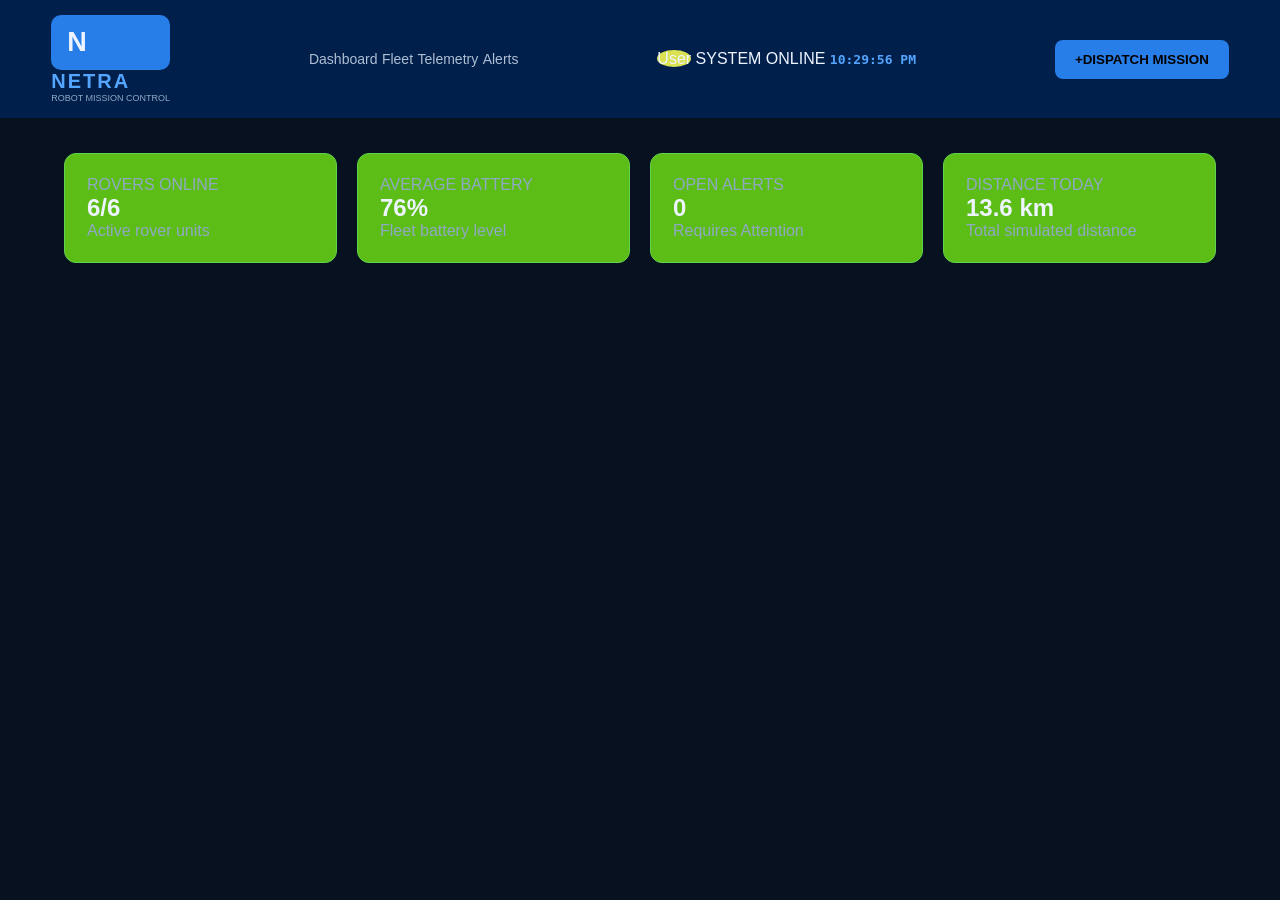
<file: index.html>
<!DOCTYPE html>
<html lang ="en">
    <head>
        <meta charset ="UTF-8">
        <meta name="viewport" content="width=device-width, initial-scale=1.0">
        <title>NETRA ROVER PROJECT</title>
        </head>
        <link rel="stylesheet" href="style.css">
    
    <body>
        <!--header defines heading of webpage-->
        <header class="topbar">
                <div class="brand">
                <div class="brand-logo">N</div>
                <div>
                <h1>NETRA</h1>
                <P>ROBOT MISSION CONTROL</P>
                </div>
             </div>
             <!--part2---->
             <nav>
                <a href="#dashboard">Dashboard</a>
                <a href="#fleet">Fleet</a>
                <a href="#telemetry">Telemetry</a>
                <a href="#alerts">Alerts</a>
             </nav>
             <!--part3---->
             <div class="header-right">
                <span class="online-dot">User</span>
                <span>SYSTEM ONLINE</span>
                <strong id="clock">---:--:--</strong>
             </div>
             <!--part4---->
             <button id ="dispatch-open"type = "button">+DISPATCH MISSION</button>
            
        </header>
        <main class ="page">

            <section class ="kpi-grid">



                 <article class="kpi-card">
                    <span>ROVERS ONLINE</span>
                    <h2 id="online-count">6/6</h2>
                    <p>Active rover units</p>
                </article>


                <article class="kpi-card">
                    <span>AVERAGE BATTERY</span>
                    <h2 id="online-count">76% </h2>
                    <p>Fleet battery level </p>
                </article>


                <article class="kpi-card">
                    <span>OPEN ALERTS</span>
                    <h2 id="online-count">0</h2>
                    <p>Requires Attention </p>
                </article>

                 <article class="kpi-card">
                    <span>DISTANCE TODAY</span>
                    <h2 id="online-count">13.6 km</h2>
                    <p>Total simulated distance </p>
                </article>

            </section>

        </main>
         <script src="script.js"></script>
    </body>
</html>
</file>
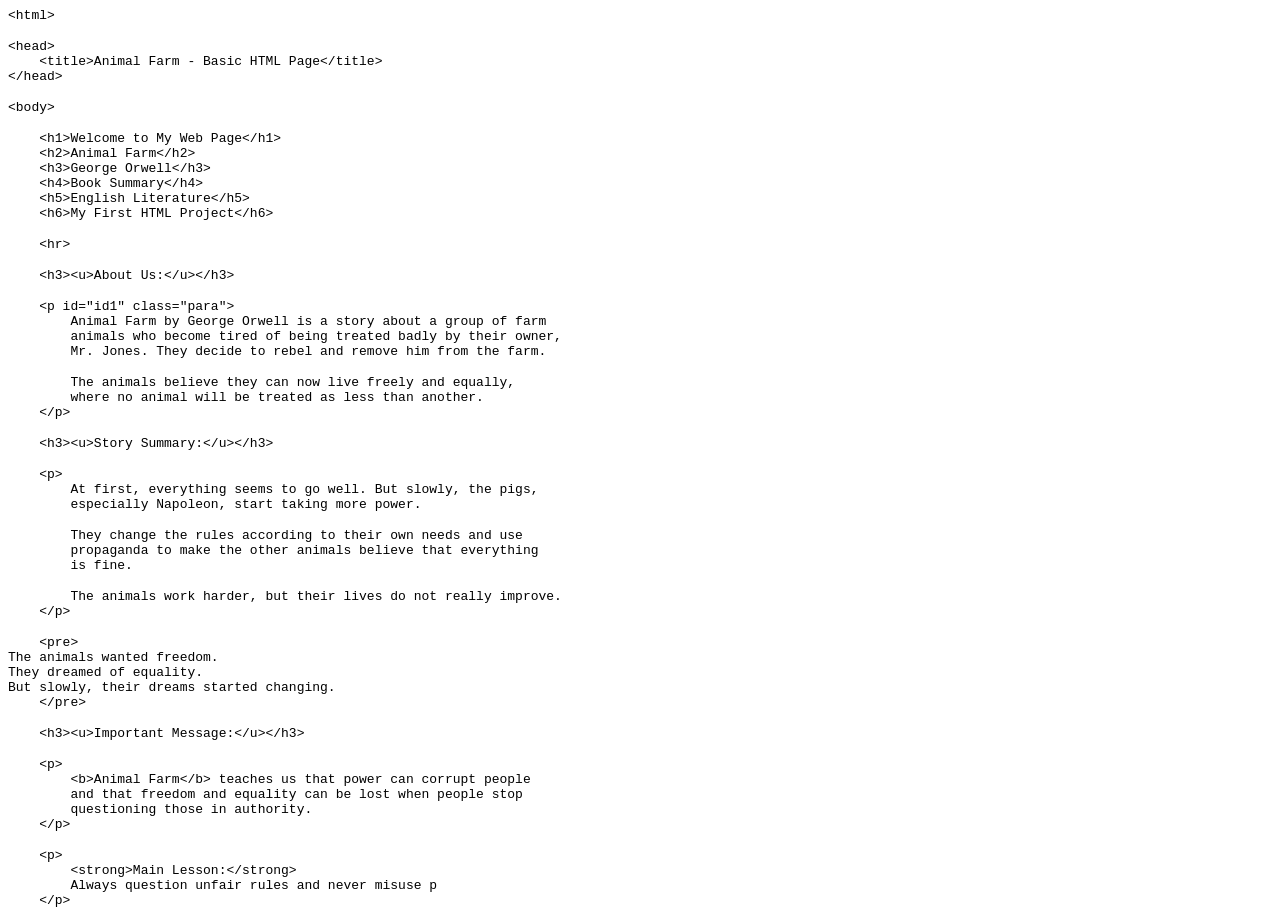
<file: Basic HTML Page.html>
<!DOCTYPE html PUBLIC "-//W3C//DTD HTML 4.01//EN" "http://www.w3.org/TR/html4/strict.dtd">
<html>
<head>
  <meta http-equiv="Content-Type" content="text/html; charset=utf-8">
  <meta http-equiv="Content-Style-Type" content="text/css">
  <title></title>
  <meta name="Generator" content="Cocoa HTML Writer">
  <meta name="CocoaVersion" content="2775.1">
  <style type="text/css">
    p.p1 {margin: 0.0px 0.0px 0.0px 0.0px; font: 13.0px Courier; -webkit-text-stroke: #000000}
    p.p2 {margin: 0.0px 0.0px 0.0px 0.0px; font: 13.0px Courier; -webkit-text-stroke: #000000; min-height: 16.0px}
    span.s1 {font-kerning: none}
  </style>
</head>
<body>
<p class="p1"><span class="s1">&lt;html&gt;</span></p>
<p class="p2"><span class="s1"></span><br></p>
<p class="p1"><span class="s1">&lt;head&gt;</span></p>
<p class="p1"><span class="s1"><span class="Apple-converted-space">    </span>&lt;title&gt;Animal Farm - Basic HTML Page&lt;/title&gt;</span></p>
<p class="p1"><span class="s1">&lt;/head&gt;</span></p>
<p class="p2"><span class="s1"></span><br></p>
<p class="p1"><span class="s1">&lt;body&gt;</span></p>
<p class="p2"><span class="s1"></span><br></p>
<p class="p1"><span class="s1"><span class="Apple-converted-space">    </span>&lt;h1&gt;Welcome to My Web Page&lt;/h1&gt;</span></p>
<p class="p1"><span class="s1"><span class="Apple-converted-space">    </span>&lt;h2&gt;Animal Farm&lt;/h2&gt;</span></p>
<p class="p1"><span class="s1"><span class="Apple-converted-space">    </span>&lt;h3&gt;George Orwell&lt;/h3&gt;</span></p>
<p class="p1"><span class="s1"><span class="Apple-converted-space">    </span>&lt;h4&gt;Book Summary&lt;/h4&gt;</span></p>
<p class="p1"><span class="s1"><span class="Apple-converted-space">    </span>&lt;h5&gt;English Literature&lt;/h5&gt;</span></p>
<p class="p1"><span class="s1"><span class="Apple-converted-space">    </span>&lt;h6&gt;My First HTML Project&lt;/h6&gt;</span></p>
<p class="p2"><span class="s1"></span><br></p>
<p class="p1"><span class="s1"><span class="Apple-converted-space">    </span>&lt;hr&gt;</span></p>
<p class="p2"><span class="s1"></span><br></p>
<p class="p1"><span class="s1"><span class="Apple-converted-space">    </span>&lt;h3&gt;&lt;u&gt;About Us:&lt;/u&gt;&lt;/h3&gt;</span></p>
<p class="p2"><span class="s1"></span><br></p>
<p class="p1"><span class="s1"><span class="Apple-converted-space">    </span>&lt;p id="id1" class="para"&gt;</span></p>
<p class="p1"><span class="s1"><span class="Apple-converted-space">        </span>Animal Farm by George Orwell is a story about a group of farm</span></p>
<p class="p1"><span class="s1"><span class="Apple-converted-space">        </span>animals who become tired of being treated badly by their owner,</span></p>
<p class="p1"><span class="s1"><span class="Apple-converted-space">        </span>Mr. Jones. They decide to rebel and remove him from the farm.</span></p>
<p class="p2"><span class="s1"></span><br></p>
<p class="p1"><span class="s1"><span class="Apple-converted-space">        </span>The animals believe they can now live freely and equally,</span></p>
<p class="p1"><span class="s1"><span class="Apple-converted-space">        </span>where no animal will be treated as less than another.</span></p>
<p class="p1"><span class="s1"><span class="Apple-converted-space">    </span>&lt;/p&gt;</span></p>
<p class="p2"><span class="s1"></span><br></p>
<p class="p1"><span class="s1"><span class="Apple-converted-space">    </span>&lt;h3&gt;&lt;u&gt;Story Summary:&lt;/u&gt;&lt;/h3&gt;</span></p>
<p class="p2"><span class="s1"></span><br></p>
<p class="p1"><span class="s1"><span class="Apple-converted-space">    </span>&lt;p&gt;</span></p>
<p class="p1"><span class="s1"><span class="Apple-converted-space">        </span>At first, everything seems to go well. But slowly, the pigs,</span></p>
<p class="p1"><span class="s1"><span class="Apple-converted-space">        </span>especially Napoleon, start taking more power.</span></p>
<p class="p2"><span class="s1"></span><br></p>
<p class="p1"><span class="s1"><span class="Apple-converted-space">        </span>They change the rules according to their own needs and use</span></p>
<p class="p1"><span class="s1"><span class="Apple-converted-space">        </span>propaganda to make the other animals believe that everything</span></p>
<p class="p1"><span class="s1"><span class="Apple-converted-space">        </span>is fine.</span></p>
<p class="p2"><span class="s1"></span><br></p>
<p class="p1"><span class="s1"><span class="Apple-converted-space">        </span>The animals work harder, but their lives do not really improve.</span></p>
<p class="p1"><span class="s1"><span class="Apple-converted-space">    </span>&lt;/p&gt;</span></p>
<p class="p2"><span class="s1"></span><br></p>
<p class="p1"><span class="s1"><span class="Apple-converted-space">    </span>&lt;pre&gt;</span></p>
<p class="p1"><span class="s1">The animals wanted freedom.</span></p>
<p class="p1"><span class="s1">They dreamed of equality.</span></p>
<p class="p1"><span class="s1">But slowly, their dreams started changing.</span></p>
<p class="p1"><span class="s1"><span class="Apple-converted-space">    </span>&lt;/pre&gt;</span></p>
<p class="p2"><span class="s1"></span><br></p>
<p class="p1"><span class="s1"><span class="Apple-converted-space">    </span>&lt;h3&gt;&lt;u&gt;Important Message:&lt;/u&gt;&lt;/h3&gt;</span></p>
<p class="p2"><span class="s1"></span><br></p>
<p class="p1"><span class="s1"><span class="Apple-converted-space">    </span>&lt;p&gt;</span></p>
<p class="p1"><span class="s1"><span class="Apple-converted-space">        </span>&lt;b&gt;Animal Farm&lt;/b&gt; teaches us that power can corrupt people</span></p>
<p class="p1"><span class="s1"><span class="Apple-converted-space">        </span>and that freedom and equality can be lost when people stop</span></p>
<p class="p1"><span class="s1"><span class="Apple-converted-space">        </span>questioning those in authority.</span></p>
<p class="p1"><span class="s1"><span class="Apple-converted-space">    </span>&lt;/p&gt;</span></p>
<p class="p2"><span class="s1"></span><br></p>
<p class="p1"><span class="s1"><span class="Apple-converted-space">    </span>&lt;p&gt;</span></p>
<p class="p1"><span class="s1"><span class="Apple-converted-space">        </span>&lt;strong&gt;Main Lesson:&lt;/strong&gt;</span></p>
<p class="p1"><span class="s1"><span class="Apple-converted-space">        </span>Always question unfair rules and never misuse p</span></p>
<p class="p1"><span class="s1"><span class="Apple-converted-space">    </span>&lt;/p&gt;</span></p>
</body>
</html>
</file>
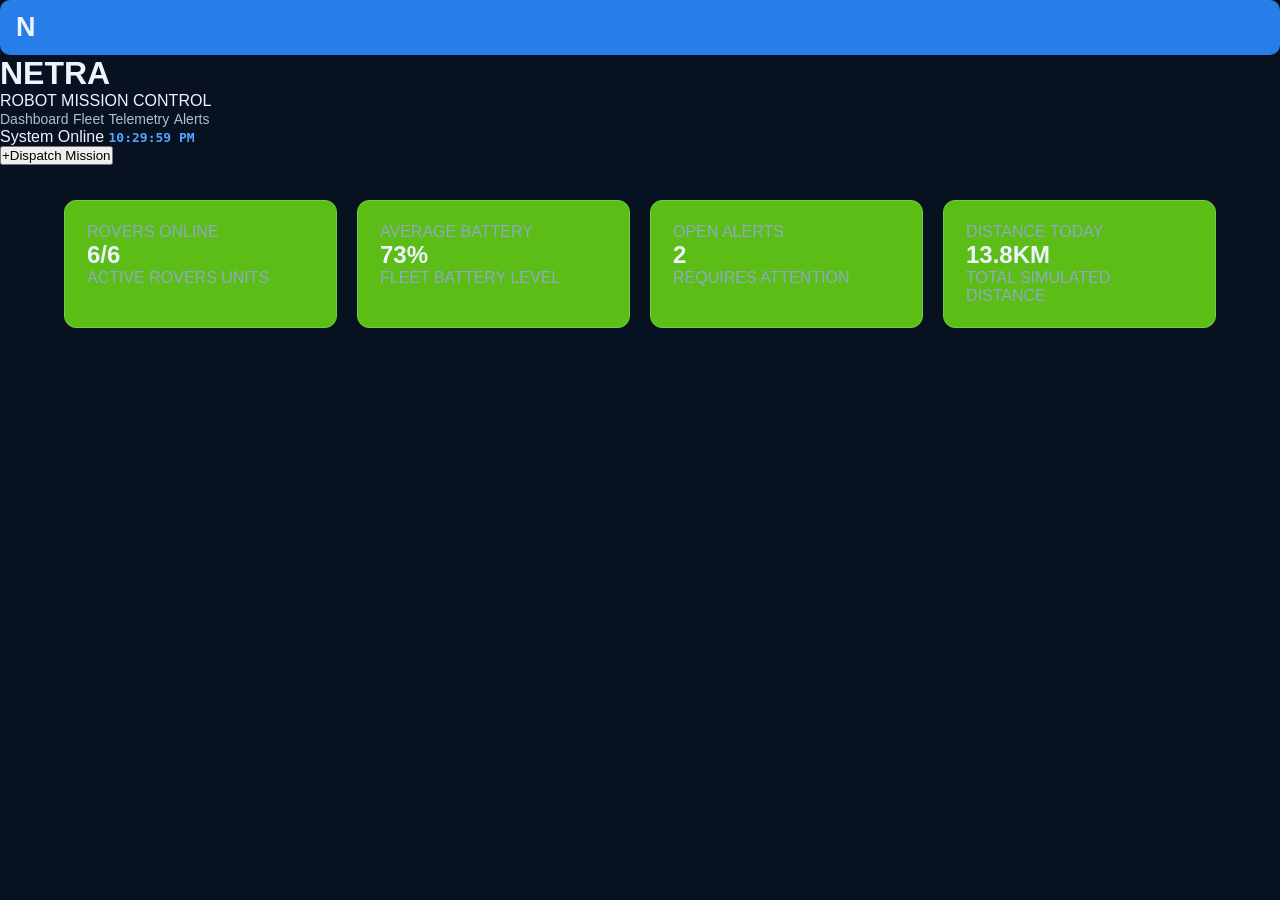
<file: netra.html>
<!DOCTYPE html>
<html lang="en">
<head>
    <meta charset="UTF-8">
    <meta name="viewport" content="width=device-width, initial-scale=1.0">
    <title>NETRA-ROBOT MONITORING SYSTEM</title>
    <link rel="stylesheet" href="style.css"/>
</head>
<body>
    <header class="tophead">
        <!-- Designing Logo for the page -->
        <div class="logo">
            <div class="brand-logo">N</div>
            <div>
                <h1>NETRA</h1>
                <p>ROBOT MISSION CONTROL</p>
            </div>
        </div>
<!-- providing navigation menu items -->
        <nav>
            <a href="#">Dashboard</a>
            <a href="#">Fleet</a>
            <a href="#">Telemetry</a>
            <a href="#">Alerts</a>

        </nav>

<!-- System online content and clock placement -->
        <div class="system-dot">
            <span class="dot"></span>
            <span>System Online</span>
            <strong id="clock">--:--:--</strong>

        </div>
        <button id="dispath-open" type="button">+Dispatch Mission</button>

    </header>
    <main class="page">
            <section class="kpi-grid">
                    <article class="kpi-card">
                            <span>ROVERS ONLINE</span>
                            <h2 id=>6/6</h2>
                            <p>ACTIVE ROVERS UNITS</p>

                    </article>

                     <article class="kpi-card">
                            <span>AVERAGE BATTERY</span>
                            <h2 id="battery level">73%</h2>
                            <p>FLEET BATTERY LEVEL</p>

                    </article>

                     <article class="kpi-card">
                            <span>OPEN ALERTS</span>
                            <h2 id="aler-count"> 2  </h2>
                            <p>REQUIRES ATTENTION </p>

                    </article>

                     <article class="kpi-card">
                            <span>DISTANCE TODAY</span>
                            <h2 id="diatance covered">13.8KM</h2>
                            <p>TOTAL SIMULATED DISTANCE </p>

                    </article>
            </section>
    </main>
    <script src="script.js"></script>
</body>
</html>
</file>
<file: style.css>
*{
    box-sizing: border-box;
    margin:0;
    padding:0;
}

html{
    scroll-behaviour: smooth;
    }
/*Main page styling*/
body {
    background-color: #08111f;
    color: #edf4ff;
    font-family: Arial, sans-serif;
    min-height: 100vh;
    }
.topbar{

        min-height: 82px;
        display: flex;
        align-items: center;
        justify-content: space-between;
        gap: 20px;
        padding: 15px 4%;
        align-items: center;
        background-color: #011f4b;
        padding:10px 20px
        border: bottom 1px solid #074fbb;
        
}


.brand-logo{

    background-color: #287ee8;
    font-size: 27px;
    font-weight: bold;
    padding: 12px 16px;
    border-radius: 10px;
}
.brand h1{
    color: #54a5ff;
    letter-spacing: 2px;
    font-size: 20px;
    font-weight: bold;
}
.brand p{
    font-size: 9px;
    color: #91a8c5;
}
nav a{
    color:#aebed3;
    text-decoration: none;
    font-size: 14px;
}

nav a :hover{ 
    color: #54a5ff; 

     }
.header {
    display: flex;
    align-items: center;
    gap: 8px;
    color: #39d6a0;
}
.online-dot{
    width: 9px;
    height: 9px;
    background-color: #dae153;
    border-radius: 50%;

}
#clock{
    color: #54a5ff;
    #margin-left: 10px;
    font-family:  monospace;
}
#dispatch-open{
    background-color: #287ee8;
    color: #white;
    border: none;
    padding: 12px 20px;
    border-radius: 8px;
    cursor: pointer;
    font-weight: bold;
}
#dispatch-open:hover{
    background-color: #699cd3;
}

.page{
        padding:35px 5%;
}



.page p {
    color: #91a8c5;
}

.kpi-grid{
    display: grid;
    grid-template-columns: repeat(4,  1fr);
    gap: 20px;
    margin-bottom: 30px;
}

.kpi-card,.panel{
     
    background-color: #5bbd15;
    border: 1px solid #60d24e;
    border-radius: 12px;
}
.kpi-card{
    padding: 22px;
    transition: 0.2s;
}

.kpi-card:hover{
    
    background-color: #eaeef4;
    border-color:translateY(-2px);
}

.kpi-card span{
    color: #91a8c5;


}
</file>
